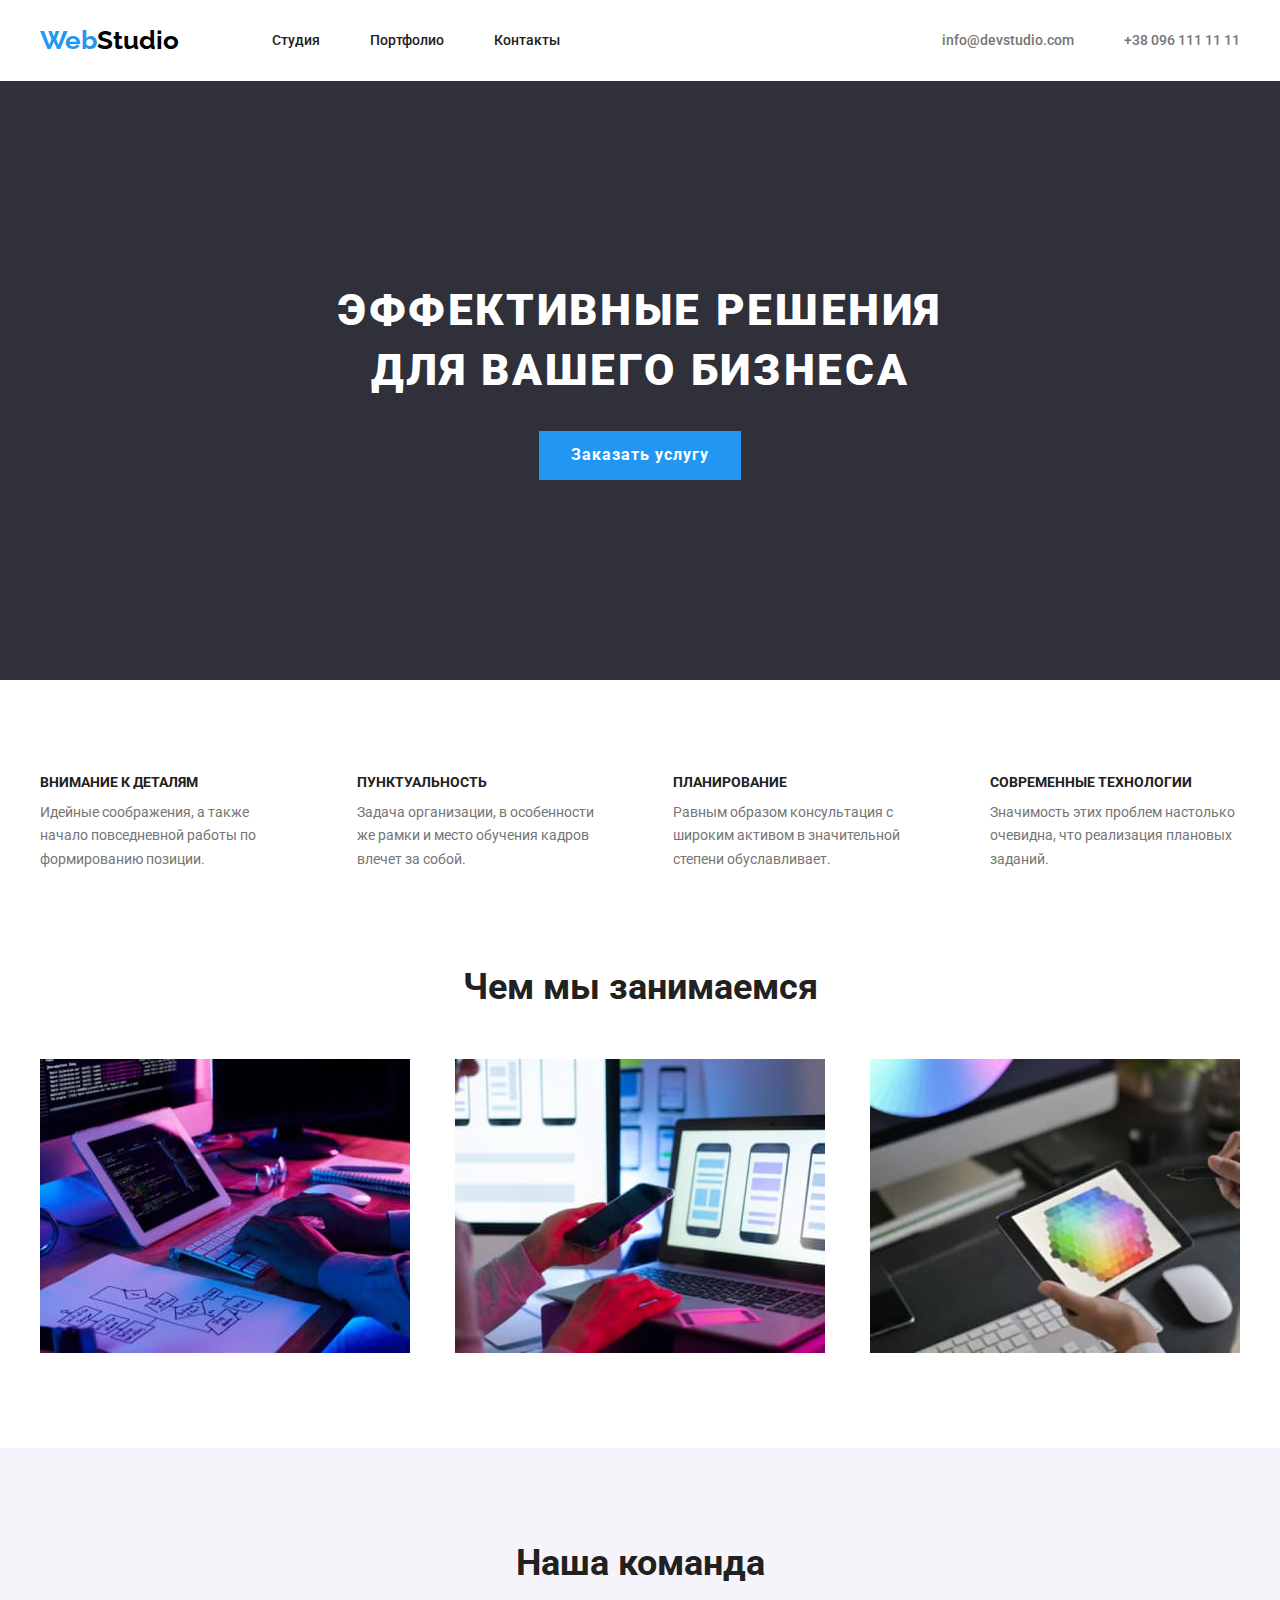
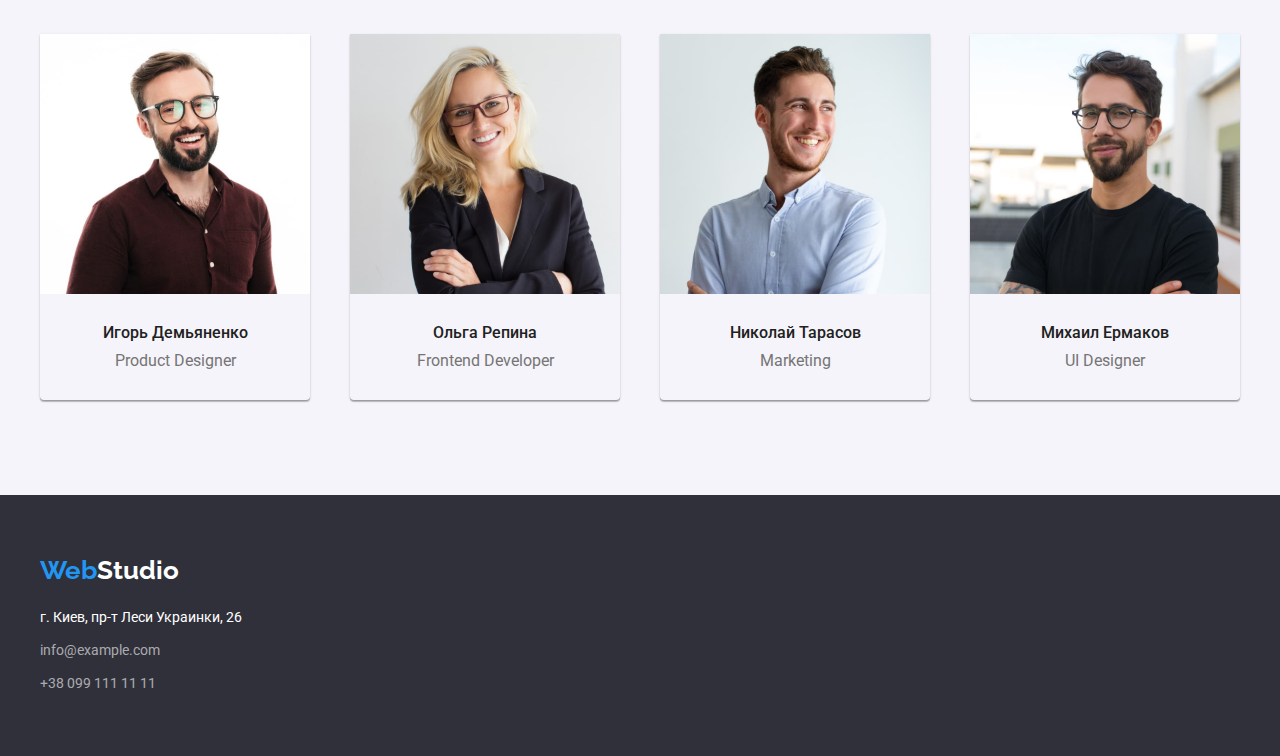
<file: index.html>
<!DOCTYPE html>
<html lang="ru">

<head>
  <meta charset="UTF-8">
  <meta http-equiv="X-UA-Compatible" content="IE=edge">
  <meta name="viewport" content="width=device-width, initial-scale=1.0">
  <title>WebStudio</title>
  <link rel="preconnect" href="https://fonts.googleapis.com">
  <link rel="preconnect" href="https://fonts.gstatic.com" crossorigin>
  <link href="https://fonts.googleapis.com/css2?family=Raleway:wght@700&family=Roboto:wght@400;500;700;900&display=swap"
    rel="stylesheet">
  <link rel="stylesheet" href="css/reset.css">
  <link rel="stylesheet" href="css/style.css">
</head>

<body>
  <header class="header">
    <div class="container">
      <div class="header__inner">
        <a class="header__logo logo" href="./index.html">
          Web<span>Studio</span>
        </a>
        <nav class="header__menu">
          <ul class="header__menu-list">
            <li class="header__menu-item">
              <a class="header__menu-link" href="#">Студия</a>
            </li>
            <li class="header__menu-item">
              <a class="header__menu-link" href="./portfolio.html">Портфолио</a>
            </li>
            <li class="header__menu-item">
              <a class="header__menu-link" href="#">Контакты</a>
            </li>
          </ul>
        </nav>
        <ul class="header__contacts">
          <li class="header__contacts-item">
            <a class="header__contacts-link" href="mailto:info@devstudio.com">info@devstudio.com</a>
          </li>
          <li class="header__contacts-item">
            <a class="header__contacts-link" href="tel:+380961111111">+38 096 111 11 11</a>
          </li>
        </ul>
      </div>
    </div>
  </header>
  <main>
    <section class="hero">
      <h1 class="hero__title">Эффективные решения для вашего бизнеса</h1>
      <button class="hero__button" type="button">Заказать услугу</button>
    </section>
    <section class="peculiarity">
      <div class="container">
        <h2 class="visually-hidden">Особенности</h2>
        <ul class="peculiarity__list">
          <li class="peculiarity__item">
            <h3 class="peculiarity__title">
              Внимание к деталям
            </h3>
            <p class="peculiarity__text">
              Идейные соображения, а также начало повседневной работы по формированию позиции.
            </p>
          </li>
          <li class="peculiarity__item">
            <h3 class="peculiarity__title">
              Пунктуальность
            </h3>
            <p class="peculiarity__text">
              Задача организации, в особенности же рамки и место обучения кадров влечет за собой.
            </p>
          </li>
          <li class="peculiarity__item">
            <h3 class="peculiarity__title">
              Планирование
            </h3>
            <p class="peculiarity__text">
              Равным образом консультация с широким активом в значительной степени обуславливает.
            </p>
          </li>
          <li class="peculiarity__item">
            <h3 class="peculiarity__title">
              Современные технологии
            </h3>
            <p class="peculiarity__text">
              Значимость этих проблем настолько очевидна, что реализация плановых заданий.
            </p>
          </li>
        </ul>
      </div>
    </section>
    <section class="business">
      <div class="container">
        <h2 class="business__title title">Чем мы занимаемся</h2>
        <ul class="business__list">
          <li class="business__item">
            <img class="business__img" src="images/dev.jpg" width="370" alt="изображение разработки">
          </li>
          <li class="business__item">
            <img class="business__img" src="images/device.jpg" width="370" alt="изображение совместимости гаджетов">
          </li>
          <li class="business__item">
            <img class="business__img" src="images/function.jpg" width="370" alt="изображение функционала">
          </li>
        </ul>
      </div>
    </section>
    <section class="team">
      <div class="container">
        <h2 class="team__title title">Наша команда</h2>
        <ul class="team__list">
          <li class="team__item">
            <img class="team__img" src="./images/team-1.jpg" width="270" alt="изображение специалиста">
            <div class="team__inner">
              <h3 class="team__title-name">
                Игорь Демьяненко
              </h3>
              <p class="team__text">
                Product Designer
              </p>
            </div>
          </li>
          <li class="team__item">
            <img class="team__img" src="./images/team-2.jpg" width="270" alt="изображение специалиста">
            <div class="team__inner">
              <h3 class="team__title-name">
                Ольга Репина
              </h3>
              <p class="team__text">
                Frontend Developer
              </p>
            </div>
          </li>
          <li class="team__item">
            <img class="team__img" src="./images/team-3.jpg" width="270" alt="изображение специалиста">
            <div class="team__inner">
              <h3 class="team__title-name">
                Николай Тарасов
              </h3>
              <p class="team__text">
                Marketing
              </p>
            </div>
          </li>
          <li class="team__item">
            <img class="team__img" src="./images/team-4.jpg" width="270" alt="изображение специалиста">
            <div class="team__inner">
              <h3 class="team__title-name">
                Михаил Ермаков
              </h3>
              <p class="team__text">
                UI Designer
              </p>
            </div>
          </li>
        </ul>
      </div>
    </section>
  </main>
  <footer class="footer">
    <div class="container">
      <a class="footer__logo logo" href="./index.html">
        Web<span>Studio</span>
      </a>
      <address class="footer__address">
        <ul class="footer__list">
          <li class="footer__item">
            <a class="footer__link footer__address-link" href="#">г. Киев, пр-т Леси Украинки, 26</a>
          </li>
          <li class="footer__item">
            <a class="footer__link" href="mailto:info@example.com">info@example.com</a>
          </li>
          <li class="footer__item">
            <a class="footer__link" href="tel:+380991111111">+38 099 111 11 11</a>
          </li>
        </ul>
      </address>
    </div>
  </footer>
</body>

</html>
</file>
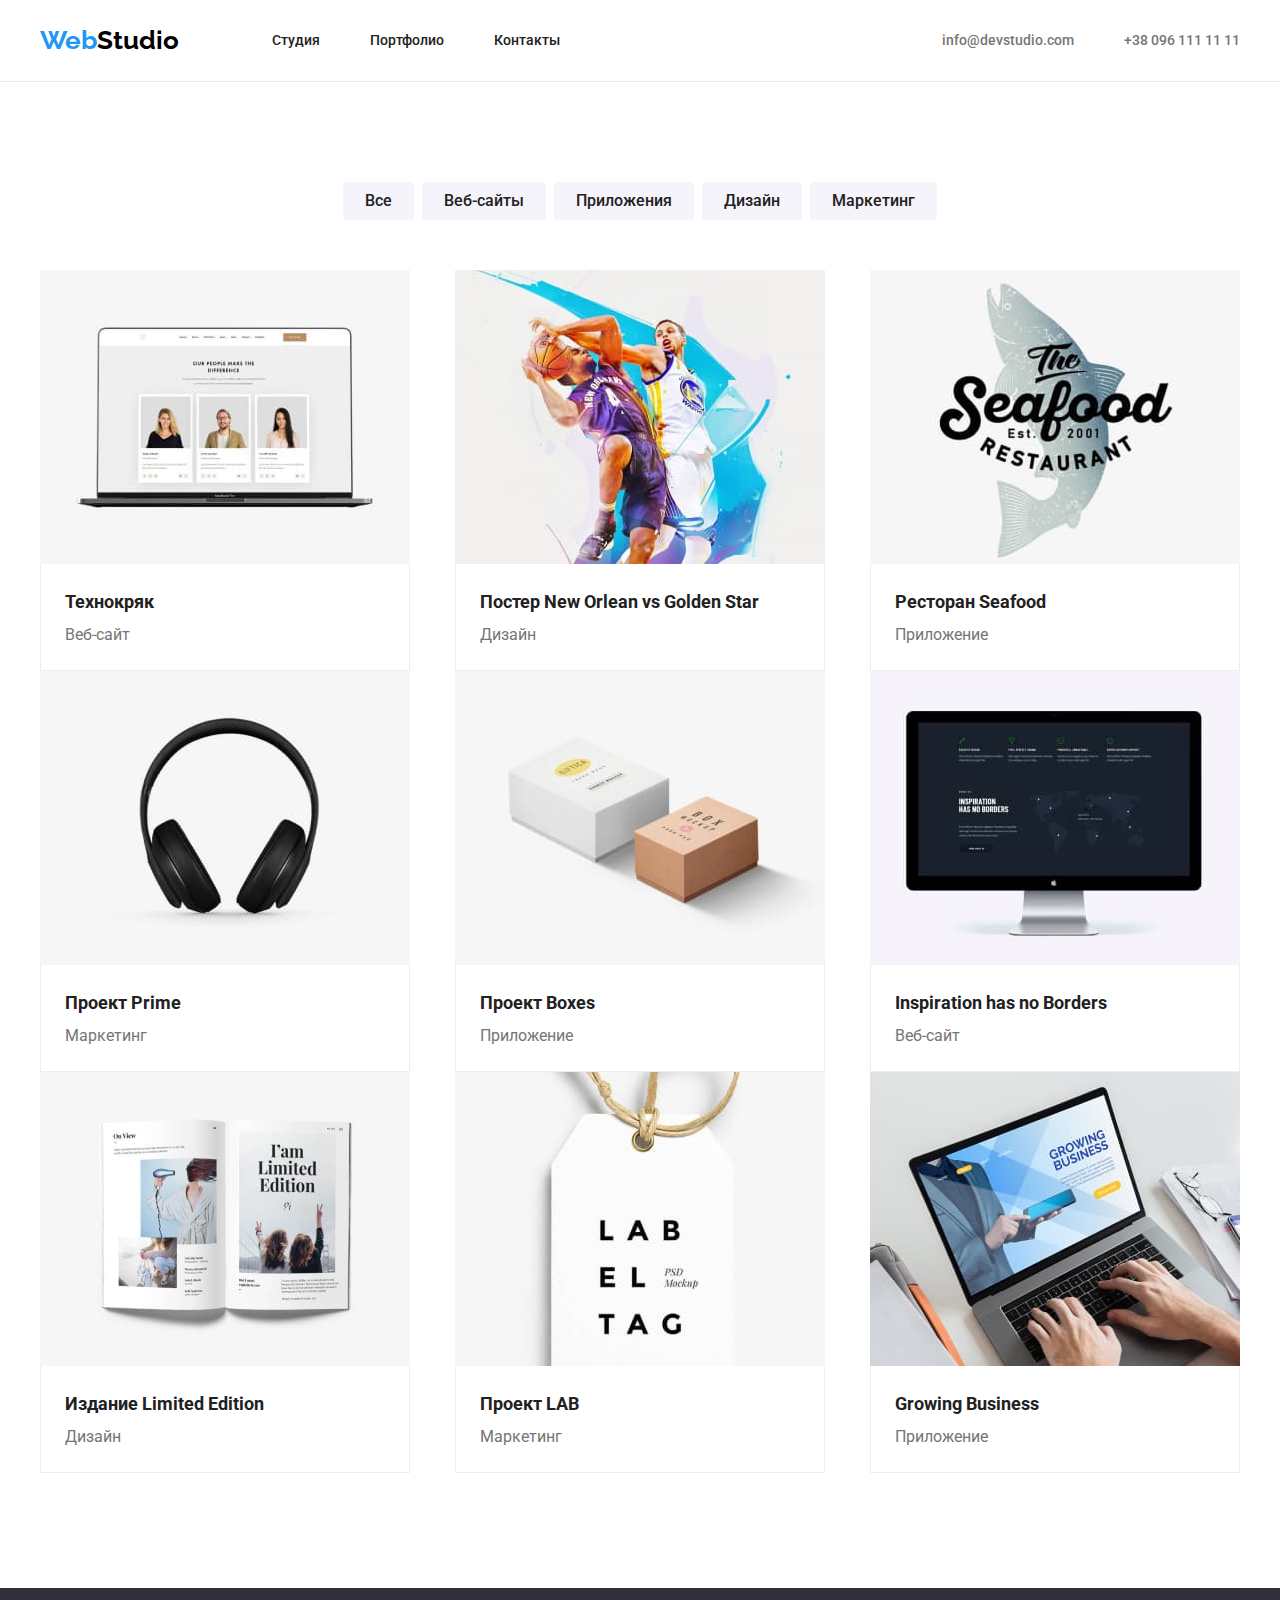
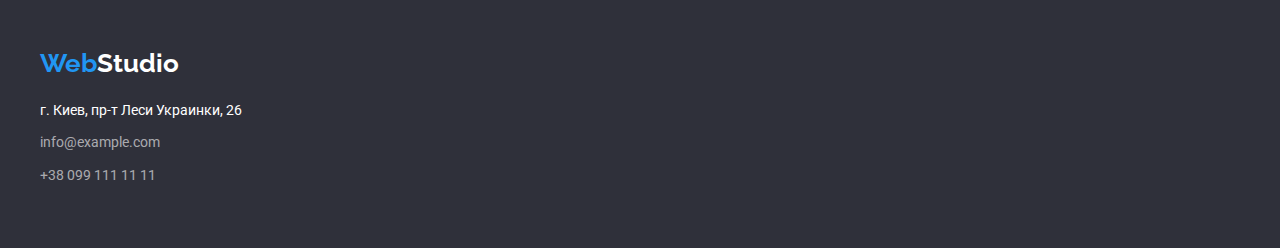
<file: portfolio.html>
<!DOCTYPE html>
<html lang="ru">

<head>
  <meta charset="UTF-8">
  <meta http-equiv="X-UA-Compatible" content="IE=edge">
  <meta name="viewport" content="width=device-width, initial-scale=1.0">
  <title>Portfolio</title>
  <link rel="preconnect" href="https://fonts.googleapis.com">
  <link rel="preconnect" href="https://fonts.gstatic.com" crossorigin>
  <link href="https://fonts.googleapis.com/css2?family=Raleway:wght@700&family=Roboto:wght@400;500;700;900&display=swap"
    rel="stylesheet">
  <link rel="stylesheet" href="css/reset.css">
  <link rel="stylesheet" href="css/style.css">
</head>

<body>
  <header class="header">
    <div class="container">
      <div class="header__inner">
        <a class="header__logo logo" href="./index.html">
          Web<span>Studio</span>
        </a>
        <nav class="header__menu">
          <ul class="header__menu-list">
            <li class="header__menu-item">
              <a class="header__menu-link" href="./index.html">Студия</a>
            </li>
            <li class="header__menu-item">
              <a class="header__menu-link" href="./portfolio.html">Портфолио</a>
            </li>
            <li class="header__menu-item">
              <a class="header__menu-link" href="#">Контакты</a>
            </li>
          </ul>
        </nav>
        <ul class="header__contacts">
          <li class="header__contacts-item">
            <a class="header__contacts-link" href="mailto:info@devstudio.com">info@devstudio.com</a>
          </li>
          <li class="header__contacts-item">
            <a class="header__contacts-link" href="tel:+380961111111">+38 096 111 11 11</a>
          </li>
        </ul>
      </div>
    </div>
  </header>
  <main>
    <section class="portfolio">
      <div class="container">
        <h1 class="visually-hidden">Портфолио</h1>
        <ul class="portfolio__menu-list">
          <li class="portfolio__menu-item">
            <button class="portfolio__menu-btn" type="button">
              Все
            </button>
          </li>
          <li class="portfolio__menu-item">
            <button class="portfolio__menu-btn" type="button">
              Веб-сайты
            </button>
          </li>
          <li class="portfolio__menu-item">
            <button class="portfolio__menu-btn" type="button">
              Приложения
            </button>
          </li>
          <li class="portfolio__menu-item">
            <button class="portfolio__menu-btn" type="button">
              Дизайн
            </button>
          </li>
          <li class="portfolio__menu-item">
            <button class="portfolio__menu-btn" type="button">
              Маркетинг
            </button>
          </li>
        </ul>
        <ul class="portfolio__card-list">
          <li class="portfolio__card-item">
            <img class="portfolio__img" src="./images/portfolio/portfolio-1.jpg" width="370"
              alt="изображение продукта компании">
            <div class="portfolio__card-text">
              <h2 class="portfolio__card-title">
                Технокряк
              </h2>
              <a class="portfolio__card-link" href="#">
                Веб-сайт
              </a>
            </div>
          </li>
          <li class="portfolio__card-item">
            <img class="portfolio__img" src="./images/portfolio/portfolio-2.jpg" width="370"
              alt="изображение продукта компании">
            <div class="portfolio__card-text">
              <h2 class="portfolio__card-title">
                Постер New Orlean vs Golden Star
              </h2>
              <a class="portfolio__card-link" href="#">
                Дизайн
              </a>
            </div>
          </li>
          <li class="portfolio__card-item">
            <img class="portfolio__img" src="./images/portfolio/portfolio-3.jpg" width="370"
              alt="изображение продукта компании">
            <div class="portfolio__card-text">
              <h2 class="portfolio__card-title">
                Ресторан Seafood
              </h2>
              <a class="portfolio__card-link" href="#">
                Приложение
              </a>
            </div>
          </li>
          <li class="portfolio__card-item">
            <img class="portfolio__img" src="./images/portfolio/portfolio-4.jpg" width="370"
              alt="изображение продукта компании">
            <div class="portfolio__card-text">
              <h2 class="portfolio__card-title">
                Проект Prime
              </h2>
              <a class="portfolio__card-link" href="#">
                Маркетинг
              </a>
            </div>
          </li>
          <li class="portfolio__card-item">
            <img class="portfolio__img" src="./images/portfolio/portfolio-5.jpg" width="370"
              alt="изображение продукта компании">
            <div class="portfolio__card-text">
              <h2 class="portfolio__card-title">
                Проект Boxes
              </h2>
              <a class="portfolio__card-link" href="#">
                Приложение
              </a>
            </div>
          </li>
          <li class="portfolio__card-item">
            <img class="portfolio__img" src="./images/portfolio/portfolio-6.jpg" width="370"
              alt="изображение продукта компании">
            <div class="portfolio__card-text">
              <h2 class="portfolio__card-title">
                Inspiration has no Borders
              </h2>
              <a class="portfolio__card-link" href="#">
                Веб-сайт
              </a>
            </div>
          </li>
          <li class="portfolio__card-item">
            <img class="portfolio__img" src="./images/portfolio/portfolio-7.jpg" width="370"
              alt="изображение продукта компании">
            <div class="portfolio__card-text">
              <h2 class="portfolio__card-title">
                Издание Limited Edition
              </h2>
              <a class="portfolio__card-link" href="#">
                Дизайн
              </a>
            </div>
          </li>
          <li class="portfolio__card-item">
            <img class="portfolio__img" src="./images/portfolio/portfolio-8.jpg" width="370"
              alt="изображение продукта компании">
            <div class="portfolio__card-text">
              <h2 class="portfolio__card-title">
                Проект LAB
              </h2>
              <a class="portfolio__card-link" href="#">
                Маркетинг
              </a>
            </div>
          </li>
          <li class="portfolio__card-item">
            <img class="portfolio__img" src="./images/portfolio/portfolio-9.jpg" width="370"
              alt="изображение продукта компании">
            <div class="portfolio__card-text">
              <h2 class="portfolio__card-title">
                Growing Business
              </h2>
              <a class="portfolio__card-link" href="#">
                Приложение
              </a>
            </div>
          </li>
        </ul>
      </div>
    </section>
  </main>
  <footer class="footer">
    <div class="container">
      <a class="footer__logo logo" href="./index.html">
        Web<span>Studio</span>
      </a>
      <address class="footer__address">
        <ul class="footer__list">
          <li class="footer__item">
            <a class="footer__link footer__address-link" href="#">г. Киев, пр-т Леси Украинки, 26</a>
          </li>
          <li class="footer__item">
            <a class="footer__link" href="mailto:info@example.com">info@example.com</a>
          </li>
          <li class="footer__item">
            <a class="footer__link" href="tel:+380991111111">+38 099 111 11 11</a>
          </li>
        </ul>
      </address>
    </div>
  </footer>
</body>

</html>
</file>
<file: css/style.css>
/* __GLOBAL__*/

:root {
  --main-color: #757575;
  --secondary-color: #212121;
}

body {
  background-color: #FFFFFF;
  color: var(--main-color);

  font-family: 'Roboto','sans-serif';

  font-weight: 400;
  font-size: 14px;
  line-height: 1.14;

}

.visually-hidden {
  position: absolute;
  width: 1px;
  height: 1px;
  margin: -1px;
  border: 0;
  padding: 0;
  white-space: nowrap;
  clip-path: inset(100%);
  clip: rect(0 0 0 0);
  overflow: hidden;
}

.container {
  max-width: 1200px;
  margin: 0 auto;
}

.title {
  color: var(--secondary-color);

  font-size: 36px;
  line-height: 1.16;
  margin-bottom: 50px;

  text-align: center;
}

/* __HEADER__*/

.header {
  padding: 25px 15px;
}

.header__inner {
  display: flex;
  align-items: center;
}

.logo {
  font-family: 'Raleway','sans-serif';

  font-weight: 700;
  font-size: 26px;
  line-height: 1.2;

  text-decoration: none;
  color: #2196F3;
}

.header__logo {
  margin-right: 93px;
}

.header__logo > span {
  color: #000000;
}

.header__menu-list {
  display: flex;
}

.header__menu-item:not(:last-child) {
  margin-right: 50px;
}

.header__menu-link {
  color: var(--secondary-color);

  font-weight: 500;

  transition: color 0.5s;
}

.header__menu-link:hover,
.header__contacts-link:hover {
  color: #2196F3;
}

.header__menu-link:focus,
.header__contacts-link:focus {
  color: #FFFFFF;
  background-color: #2196F3;
  outline-color: #2196F3;
}

.header__contacts {
  display: flex;
  margin-left: auto;
}

.header__contacts-item + .header__contacts-item {
  margin-left: 50px;
}

.header__contacts-link {
  color: var(--main-color);
  font-weight: 500;

  transition: color 0.5s;
}

/*__HERO__*/

.hero {
  text-align: center;
  padding: 200px 0;
}

.hero__title {
  font-weight: 900;
  font-size: 44px;
  line-height: 1.36;
  letter-spacing: 0.06em;
  max-width: 650px;
  margin: 0 auto 30px;
  text-transform: uppercase;

  color: #FFFFFF;
}

.hero__button {
  border: none;
  padding: 10px 32px;
  cursor: pointer;
  
  font-family: inherit;
  font-size: 16px;
  line-height: 1.8;
  font-weight: 700;
  
  color: #FFFFFF;
  background-color: #2196F3;
  letter-spacing: 0.06em;
  
}

/* __PECULIARITY__*/

.peculiarity {
  padding: 95px 15px;
}

.peculiarity__list {
  display: flex;
  justify-content: space-between;
}

.peculiarity__title {
  color: var(--secondary-color);

  margin-bottom: 10px;
  font-size: inherit;
  text-transform: uppercase;
}

.peculiarity__text {
  line-height: 1.7;
  max-width: 250px;
}

/* __BUSINESS__*/

.business {
  padding: 0 15px 95px 15px;
}

.business__list {
  display: flex;
  justify-content: space-between;
}

/* __TEAM__*/

.team {
  background-color: #F5F4FA;
  padding: 95px 15px;
}

.team__list {
  display: flex;
  justify-content: space-between;
}

.team__item {
  box-shadow: 0px 1px 3px rgba(0, 0, 0, 0.12), 0px 1px 1px rgba(0, 0, 0, 0.14), 0px 2px 1px rgba(0, 0, 0, 0.2);
  border-radius: 0px 0px 4px 4px;

  max-width: 270px;

  text-align: center;
}

.team__inner {
  padding: 30px 60px;
}

.team__title-name {
  font-size: 16px;
  line-height: 1.12;
  font-weight: 500;
  color: var(--secondary-color);
  margin-bottom: 10px;
}

.team__text {
  line-height: 1.1;
  font-size: 16px;
}

/* __FOOTER__*/

.footer {
  padding: 60px 15px;
}

.footer__logo {
  display: inline-block;
  margin-bottom: 20px;
}

.footer,
.hero {
  background-color: #2F303A;
}

.footer__logo > span {
  color: #FFFFFF;
}

.footer__item:not(:last-child) {
  margin-bottom: 9px;
}

.footer__link {
  color: rgba(255, 255, 255, 0.6);
  line-height: 1.7;
  font-style: normal;

  transition: color 0.5s;
}

.footer__address-link {
  color: #FFFFFF;
}

.footer__link:hover {
  color: #2196F3;
}

.footer__link:focus {
  color: #FFFFFF;
  background-color: #2196F3;
  outline-color: #2196F3;
}

/* __PORTFOLIO__*/

.portfolio {
  padding: 100px 15px 115px 15px;
  border-top: 1px solid #ECECEC;
}

.portfolio__menu-list {
  display: flex;
  justify-content: center;
  margin-bottom: 50px;
}

.portfolio__menu-item:not(:last-child) {
  margin-right: 8px;
}

.portfolio__menu-btn {
  border: none;
  color: var(--secondary-color);
  background-color: #F5F4FA;
  padding: 6px 22px;
  border-radius: 4px;
  cursor: pointer;

  font-family: inherit;
  font-size: 16px;
  line-height: 1.6;
  font-weight: 500;

  transition: color 0.5s;
}

.portfolio__menu-btn:hover {
  background-color: #2196F3;
  color: #FFFFFF;
}

.portfolio__menu-btn:focus {
  outline-color: #2196F3;
  color: #FFFFFF;
  background-color: #2196F3;
}

.portfolio__card-list {
  display: flex;
  justify-content: space-between;
  flex-wrap: wrap;
}

.portfolio__card-text {
  padding: 20px 24px;
  border: 1px solid #EEEEEE;
  border-top: unset;
}

.portfolio__card-title {
  font-size: 18px;
  line-height: 2;
  font-weight: 700;

  color: var(--secondary-color);
}

.portfolio__card-link {
  font-size: 16px;
  line-height: 1.87;
  color: inherit;
}
</file>
